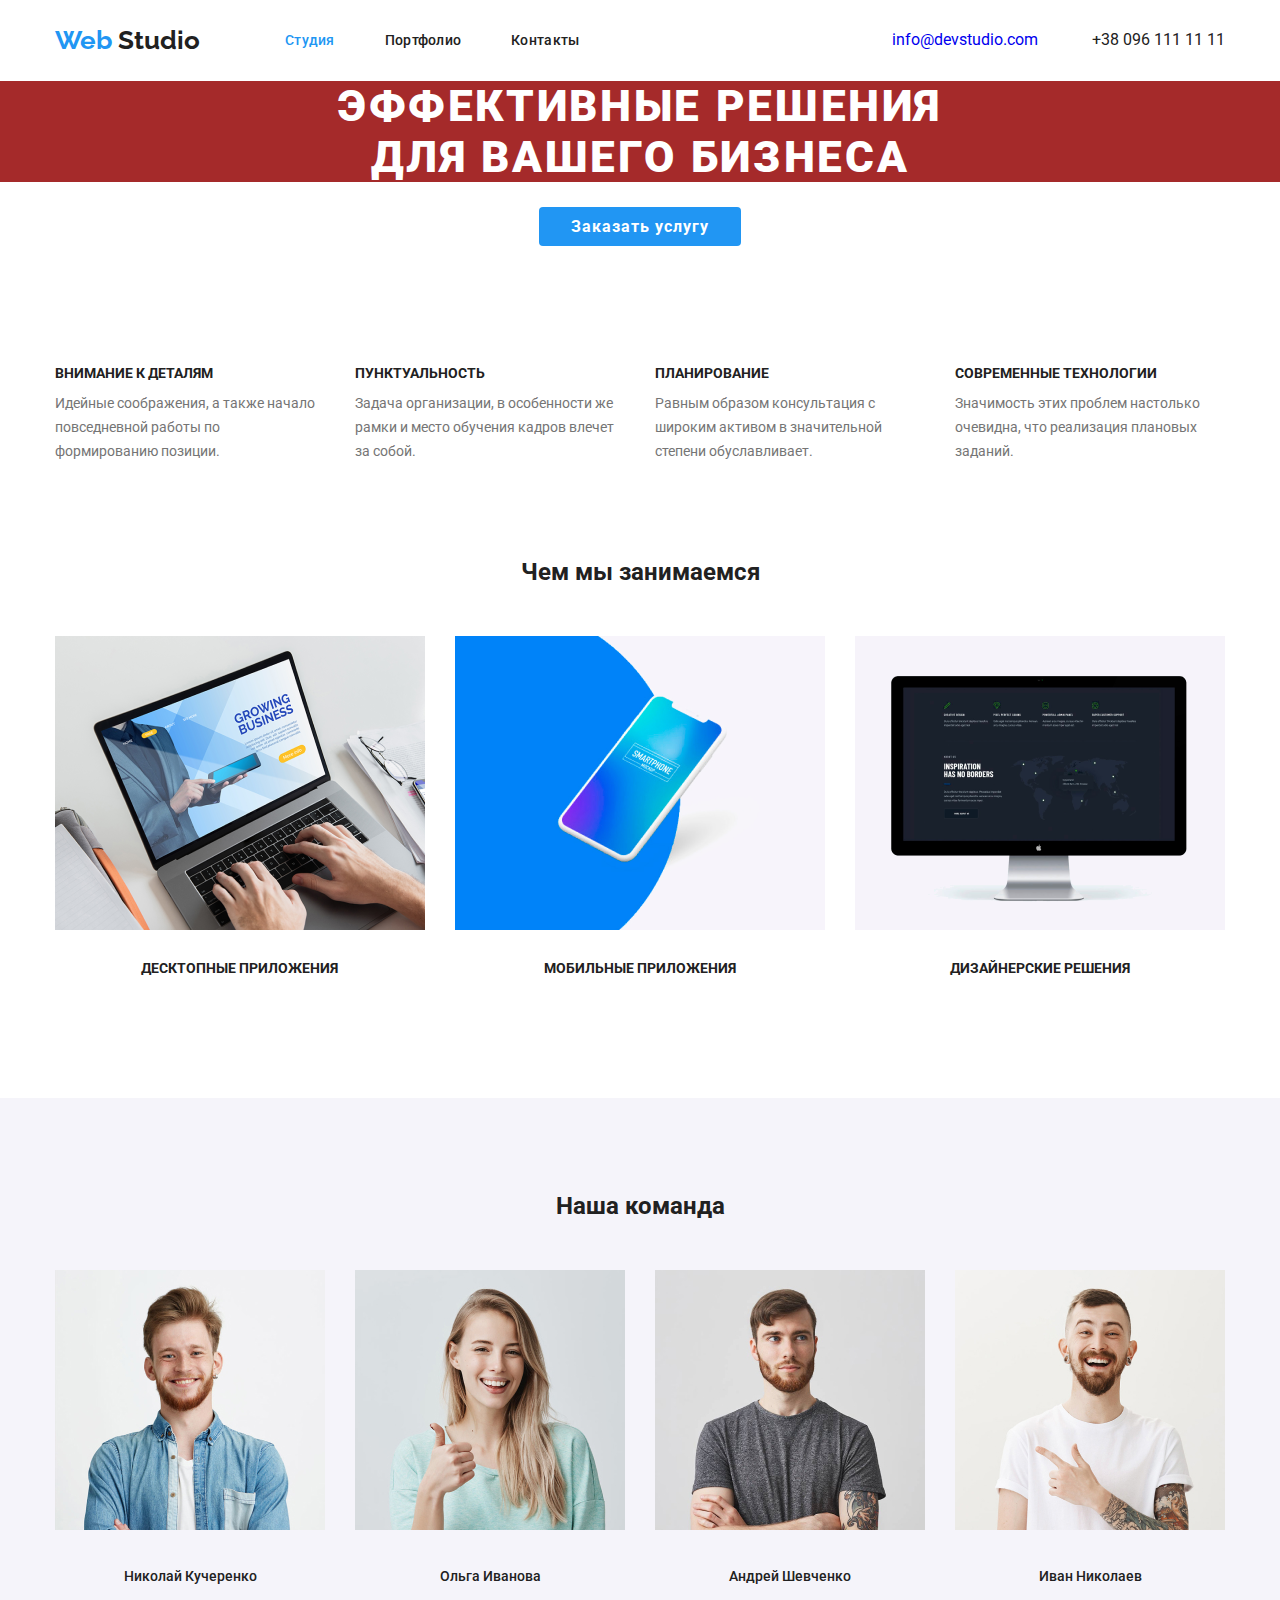
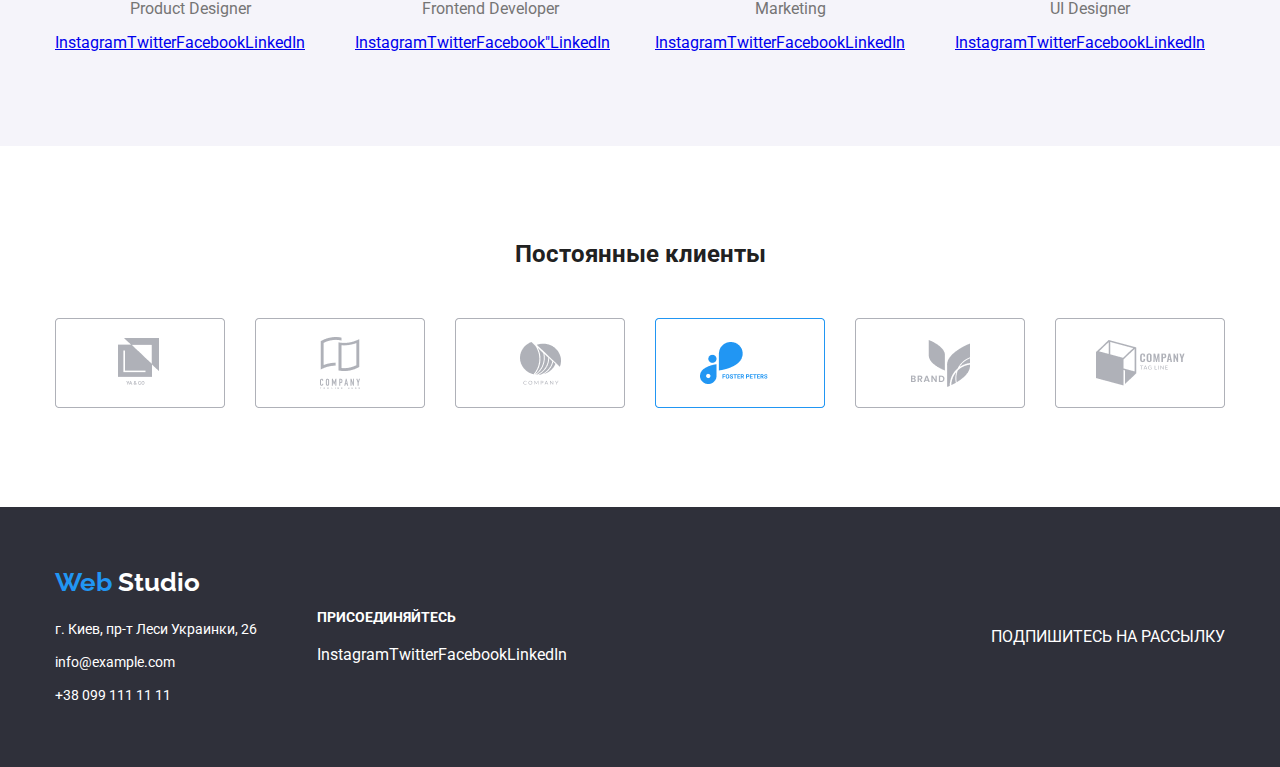
<file: index.html>
<!DOCTYPE html>
<html lang="ru">
  <head>
    <meta charset="UTF-8" />
    <meta name="viewport" content="width=device-width, initial-scale=1.0" />
    <title>Студия</title>
    <link
      href="https://fonts.googleapis.com/css2?family=Raleway:wght@700&family=Roboto:wght@400;500;700;900&display=swap"
      rel="stylesheet"
    />
    <link rel="stylesheet" href="./css/normalize.css" />
    <link rel="stylesheet" href="./css/styles.css" />
  </head>

  <body>
    <header class="page-header">
      <div class="container flexbox page-content">
        <a class="logo link" href="./">
          <span>
            <span class="web"> Web </span>
            <span class="studio">Studio</span>
          </span>
        </a>

        <nav class="navigation">
          <ul class="site-nav list menu-list">
            <li class="menu-item">
              <a href="#" class="link current">Студия</a>
            </li>
            <li class="menu-item">
              <a href="./portfolio.html" class="link">Портфолио</a>
            </li>
            <li class="menu-item"><a href="#" class="link">Контакты</a></li>
          </ul>
        </nav>
        <div class="contact-us">
          <a href="mailto:info@devstudio.com" class="mail-link link"
            >info@devstudio.com</a
          >
          <a href="tel:+380961111111" class="tel-link link"
            >+38 096 111 11 11</a
          >
        </div>
      </div>
    </header>
    <main>
      <section class="hero">
        <h1 class="hero-title">
          Эффективные решения <br />
          для вашего бизнеса
        </h1>
        <a class="button link" href="#">Заказать услугу</a>
      </section>
      <section class="section section-padding advantage">
        <div class="container flexbox">
          <h2 class="section-title visually-hidden">Наши преимущества</h2>
          <ul class="list advantage-list">
            <li class="advantage-item">
              <h3 class="advantage-title">Внимание к деталям</h3>
              <p class="advantage-text">
                Идейные соображения, а также начало повседневной работы по
                формированию позиции.
              </p>
            </li>
            <li class="advantage-item">
              <h3 class="advantage-title">Пунктуальность</h3>
              <p class="advantage-text">
                Задача организации, в особенности же рамки и место обучения
                кадров влечет за собой.
              </p>
            </li>
            <li class="advantage-item">
              <h3 class="advantage-title">Планирование</h3>
              <p class="advantage-text">
                Равным образом консультация с широким активом в значительной
                степени обуславливает.
              </p>
            </li>
            <li class="advantage-item">
              <h3 class="advantage-title">Современные технологии</h3>
              <p class="advantage-text">
                Значимость этих проблем настолько очевидна, что реализация
                плановых заданий.
              </p>
            </li>
          </ul>
        </div>
      </section>
      <section class="section padding-bottom occupations">
        <div class="container">
          <h2 class="section-title">Чем мы занимаемся</h2>
          <ul class="list occupations-list">
            <li class="occupations-item">
              <img src="./images/desktop-app.png" alt="Десктопные приложения" />
              <p class="work-title">Десктопные приложения</p>
            </li>
            <li class="occupations-item">
              <img src="./images/mobile-app.png" alt="Мобильные приложения" />
              <p class="work-title">Мобильные приложения</p>
            </li>
            <li class="occupations-item">
              <img
                src="./images/design-solution.png"
                alt="Дизайнерские решения"
              />
              <p class="work-title">Дизайнерские решения</p>
            </li>
          </ul>
        </div>
      </section>
      <section class="section team-background section-padding members">
        <div class="container">
          <h2 class="section-title">Наша команда</h2>
          <ul class="list members-list">
            <li class="members-item">
              <img src="./images/team-1.jpg" alt="Николай Кучеренко" />
              <h3 class="team">Николай Кучеренко</h3>
              <p class="team-position" lang="en">Product Designer</p>
              <ul class="socials-list list">
                <li>
                  <a href="#" aria-label="ссылка Instagram">Instagram</a>
                </li>
                <li>
                  <a href="#" aria-label="ссылка Twitter">Twitter</a>
                </li>
                <li>
                  <a href="#" aria-label="ссылка Facebook">Facebook</a>
                </li>
                <li>
                  <a href="#" aria-label="ссылка LinkedIn">LinkedIn</a>
                </li>
              </ul>
            </li>
            <li class="members-item">
              <img src="./images/team-2.jpg" alt="Ольга Иванова" />
              <h3 class="team">Ольга Иванова</h3>
              <p class="team-position" lang="en">Frontend Developer</p>
              <ul class="socials-list list">
                <li>
                  <a href="#" aria-label="ссылка Instagram">Instagram</a>
                </li>
                <li>
                  <a href="#" aria-label="ссылка Twitter">Twitter</a>
                </li>
                <li>
                  <a href="#" aria-label="ссылка Facebook">Facebook"</a>
                </li>
                <li>
                  <a href="#" aria-label="ссылка LinkedIn">LinkedIn</a>
                </li>
              </ul>
            </li>
            <li class="members-item">
              <img src="./images/team-3.jpg" alt="Андрей Шевченко" />
              <h3 class="team">Андрей Шевченко</h3>
              <p class="team-position" lang="en">Marketing</p>
              <ul class="socials-list list">
                <li>
                  <a href="#" aria-label="ссылка Instagram">Instagram</a>
                </li>
                <li>
                  <a href="#" aria-label="ссылка Twitter">Twitter</a>
                </li>
                <li>
                  <a href="#" aria-label="ссылка Facebook">Facebook</a>
                </li>
                <li>
                  <a href="#" aria-label="ссылка LinkedIn">LinkedIn</a>
                </li>
              </ul>
            </li>
            <li class="members-item">
              <img src="./images/team-4.jpg" alt="Иван Николаев" />
              <h3 class="team">Иван Николаев</h3>
              <p class="team-position" lang="en">UI Designer</p>
              <ul class="socials-list list">
                <li>
                  <a href="#" aria-label="ссылка Instagram">Instagram</a>
                </li>
                <li>
                  <a href="#" aria-label="ссылка Twitter">Twitter</a>
                </li>
                <li>
                  <a href="#" aria-label="ссылка Facebook">Facebook</a>
                </li>
                <li>
                  <a href="#" aria-label="ссылка LinkedIn">LinkedIn</a>
                </li>
              </ul>
            </li>
          </ul>
        </div>
      </section>
      <section class="section clients section-padding">
        <div class="container">
          <h2 class="section-title">Постоянные клиенты</h2>
          <ul class="list clients-list">
            <li class="clients-item">
              <img src="./images/client-1.png" alt="Client-1" />
            </li>
            <li class="clients-item">
              <img src="./images/client-2.png" alt="Client-2" />
            </li>
            <li class="clients-item">
              <img src="./images/client-3.png" alt="Client-3" />
            </li>
            <li class="clients-item">
              <img src="./images/client-4.png" alt="Client-4" />
            </li>
            <li class="clients-item">
              <img src="./images/client-5.png" alt="Client-5" />
            </li>
            <li class="clients-item">
              <img src="./images/client-6.png" alt="Client-6" />
            </li>
          </ul>
        </div>
      </section>
    </main>
    <footer class="footer">
      <div class="container footer-flex">
        <div class="footer-info">
          <a class="link logo logo-footer" href="./"
            ><span class="web"> Web </span>
            <span class="studio-footer"> Studio </span></a
          >
          <address>
            <ul class="list contacts">
              <li class="contacts-item">
                <a
                  href="https://goo.gl/maps/ffvtFqzXijoDNauG9"
                  target="_blank"
                  rel="noopener noreferrer"
                  class="link"
                  >г. Киев, пр-т Леси Украинки, 26</a
                >
              </li>
              <li class="contacts-item">
                <a href="mailto:info@example.com " class="link"
                  >info@example.com</a
                >
              </li>
              <li class="contacts-item">
                <a href="tel:+380991111111" class="link">+38 099 111 11 11</a>
              </li>
            </ul>
          </address>
        </div>
        <div class="footer-join">
          <p class="call">Присоединяйтесь</p>
          <ul class="join-list list">
            <li>
              <a
                class="link"
                href="https://www.instagram.com/"
                target="_blank"
                rel="noopener noreferrer"
                aria-label="ссылка Инстаграм"
                >Instagram
              </a>
            </li>
            <li>
              <a
                class="link"
                href="https://twitter.com/"
                target="_blank"
                rel="noopener noreferrer"
                aria-label="ссылка Твиттер"
              >
                Twitter</a
              >
            </li>
            <li>
              <a
                class="link"
                href="https://facebook.com/"
                target="_blank"
                rel="noopener noreferrer"
                aria-label="ссылка Фейсбук"
              >
                Facebook</a
              >
            </li>
            <li>
              <a
                class="link"
                href="https://www.linkedin.com/"
                target="_blank"
                rel="noopener noreferrer"
                aria-label="ссылка Линкедин"
                >LinkedIn
              </a>
            </li>
          </ul>
        </div>
        <div class="subscribe">
          <p>Подпишитесь на рассылку</p>
        </div>
      </div>
    </footer>
  </body>
</html>
</file>
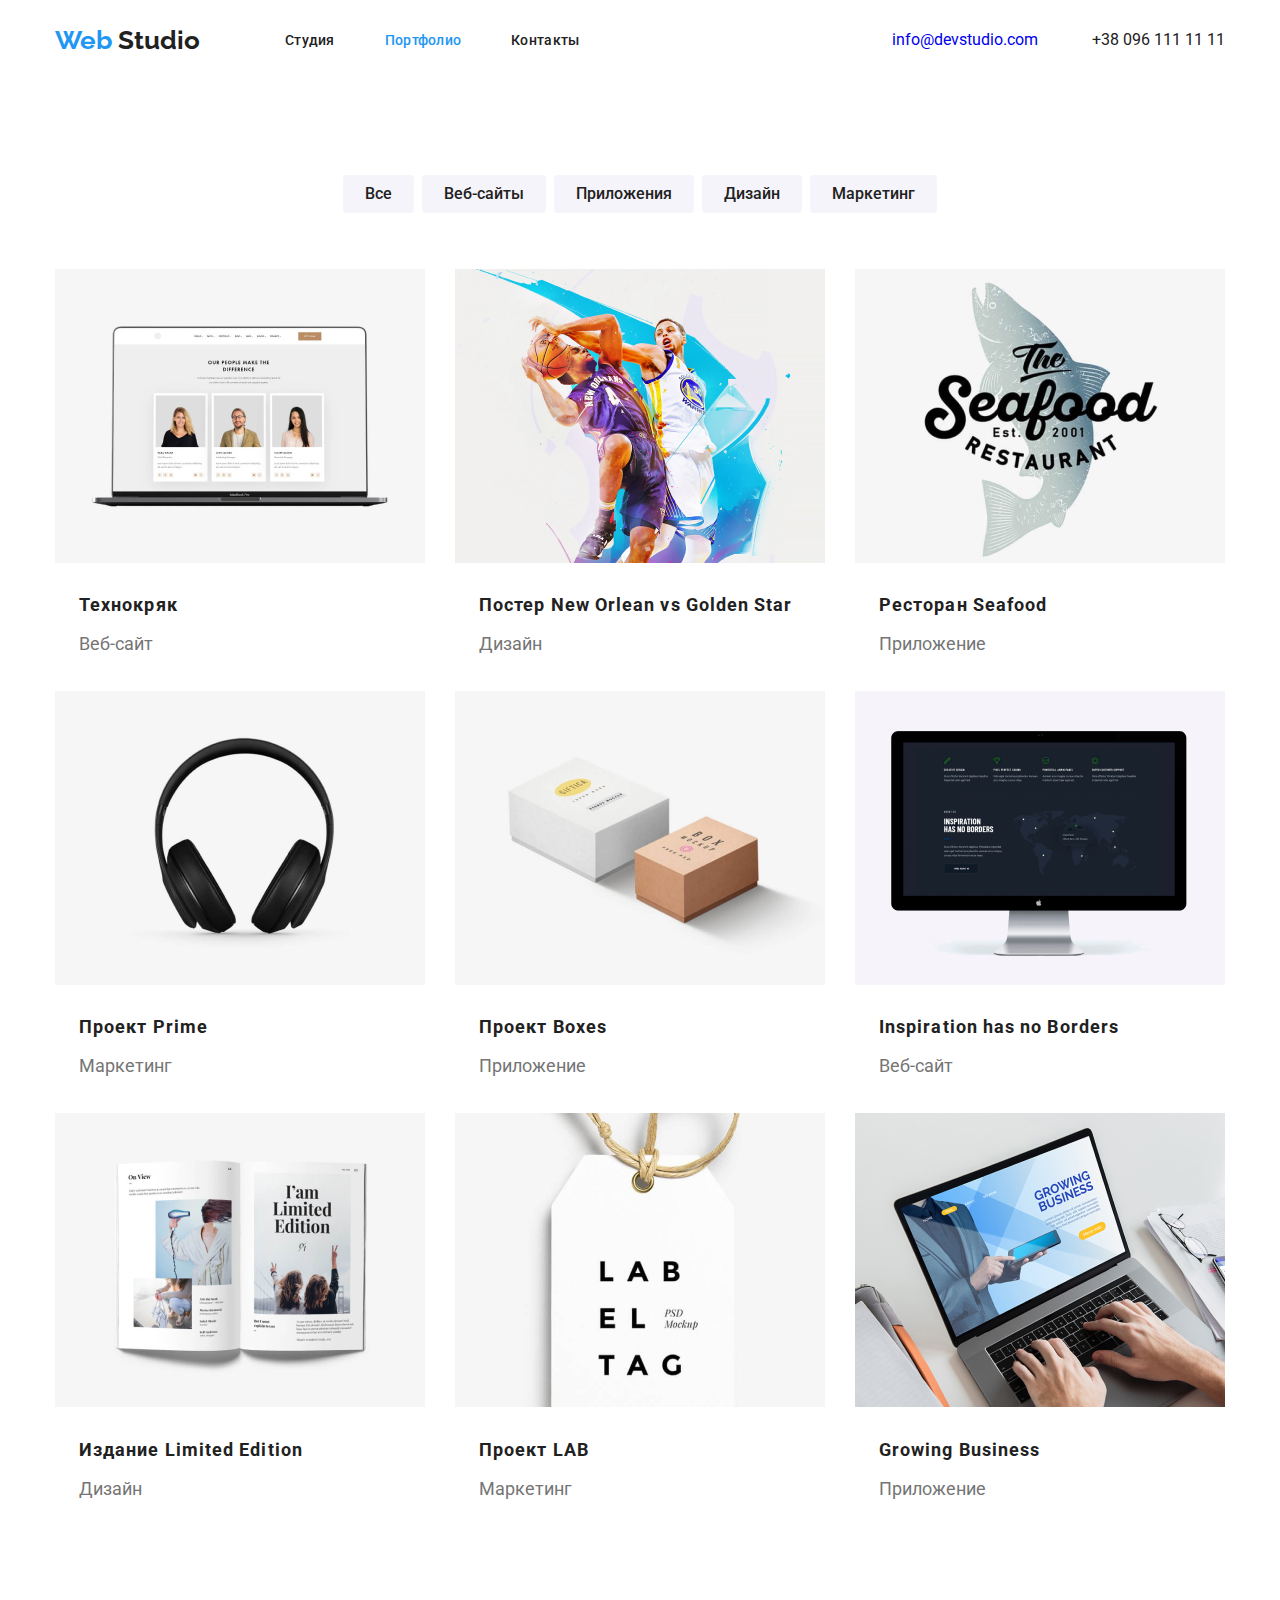
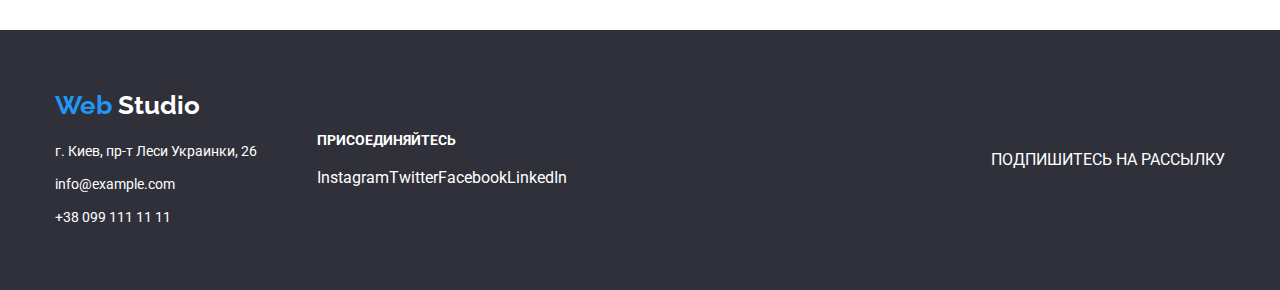
<file: portfolio.html>
<!DOCTYPE html>
<html lang="ru">
  <head>
    <meta charset="UTF-8" />
    <meta name="viewport" content="width=device-width, initial-scale=1.0" />
    <title lang="en">Portfolio</title>
    <link
      href="https://fonts.googleapis.com/css2?family=Raleway:wght@700&family=Roboto:wght@400;500;700;900&display=swap"
      rel="stylesheet"
    />
    <link
      href="https://fonts.googleapis.com/css2?family=Raleway:wght@700&family=Roboto:wght@400;500;700&display=swap"
      rel="stylesheet"
    />
    <link rel="stylesheet" href="./css/normalize.css" />
    <link rel="stylesheet" href="./css/styles.css" />
  </head>
  <body>
    <header class="page-header">
      <div class="container flexbox page-content">
        <a class="logo link" href="./">
          <span>
            <span class="web"> Web </span>
            <span class="studio">Studio</span>
          </span>
        </a>

        <nav class="navigation">
          <ul class="site-nav list menu-list">
            <li class="menu-item">
              <a href="#" class="link">Студия</a>
            </li>
            <li class="menu-item">
              <a href="./portfolio.html" class="link current">Портфолио</a>
            </li>
            <li class="menu-item"><a href="#" class="link">Контакты</a></li>
          </ul>
        </nav>
        <div class="contact-us">
          <a href="mailto:info@devstudio.com" class="mail-link link"
            >info@devstudio.com</a
          >
          <a href="tel:+380961111111" class="tel-link link"
            >+38 096 111 11 11</a
          >
        </div>
      </div>
    </header>
    <main>
      <section class="section section-padding">
        <div class="container">
          <h1 hidden>Portfolio</h1>
          <ul class="list button-list">
            <li class="button-item">
              <button class="button-filter" type="button">Все</button>
            </li>
            <li class="button-item">
              <button class="button-filter" type="button">Веб-сайты</button>
            </li>
            <li class="button-item">
              <button class="button-filter" type="button">Приложения</button>
            </li>
            <li class="button-item">
              <button class="button-filter" type="button">Дизайн</button>
            </li>
            <li class="button-item">
              <button class="button-filter" type="button">Маркетинг</button>
            </li>
          </ul>
          <h2 hidden>Project examples</h2>
          <ul class="list project-list">
            <li class="project-item">
              <a class="link" href="">
                <img src="./images/portfolio-img/img1.jpg " alt="Технокряк" />
                <h3 class="project-title">Технокряк</h3>
                <p class="project-type">Веб-сайт</p>
                <p class="project-text visually-hidden">
                  Технокряк это современная площадка распространения
                  коронавируса. Компании используют эту платформу для цифрового
                  шпионажа и атак на защищённые сервера конкурентов.
                </p>
              </a>
            </li>
            <li class="project-item">
              <a class="link" href="">
                <img
                  src="./images/portfolio-img/img2.jpg "
                  alt="Постер New Orlean vs Golden Star"
                />
                <h3 class="project-title">Постер New Orlean vs Golden Star</h3>
                <p class="project-type">Дизайн</p>
                <p class="project-text visually-hidden">
                  Lorem ipsum, dolor sit amet consectetur adipisicing elit.
                  Repellat quaerat odit ratione pariatur provident eaque quo
                  exercitationem ab eius ut.
                </p>
              </a>
            </li>

            <li class="project-item">
              <a class="link" href="">
                <img
                  src="./images/portfolio-img/img3.jpg"
                  alt="Ресторан Seafood"
                />
                <h3 class="project-title">Ресторан Seafood</h3>
                <p class="project-type">Приложение</p>
                <p class="project-text visually-hidden">
                  Lorem, ipsum dolor sit amet consectetur adipisicing elit. Ut,
                  nostrum ad, consequuntur adipisci aliquid placeat velit
                  accusantium reiciendis sed consequatur itaque illum quia,
                  facilis veritatis!
                </p>
              </a>
            </li>
            <li class="project-item">
              <a class="link" href="">
                <img src="./images/portfolio-img/img4.jpg" alt="Проект Prime" />
                <h3 class="project-title">Проект Prime</h3>
                <p class="project-type">Маркетинг</p>
                <p class="project-text visually-hidden">
                  Lorem ipsum dolor, sit amet consectetur adipisicing elit.
                  Recusandae quibusdam eum quos nisi dolore nulla maiores
                  voluptatibus libero, nemo blanditiis! Eius sequi molestiae
                  consequuntur error!
                </p>
              </a>
            </li>
            <li class="project-item">
              <a class="link" href="">
                <img src="./images/portfolio-img/img5.jpg" alt="Проект Boxes" />
                <h3 class="project-title">Проект Boxes</h3>
                <p class="project-type">Приложение</p>
                <p class="project-text visually-hidden">
                  Lorem ipsum dolor sit amet consectetur adipisicing elit.
                  Perferendis similique molestiae mollitia autem, nemo fuga
                  dicta eaque aspernatur maxime numquam reprehenderit illum, sit
                  obcaecati adipisci.
                </p>
              </a>
            </li>
            <li class="project-item">
              <a class="link" href="">
                <img
                  src="./images/portfolio-img/img6.jpg"
                  alt="Inspiration has no Borders"
                />
                <h3 class="project-title">Inspiration has no Borders</h3>
                <p class="project-type">Веб-сайт</p>
                <p class="project-text visually-hidden">
                  Lorem ipsum dolor sit amet consectetur adipisicing elit.
                  Aperiam, odio eveniet esse minus commodi doloribus dolor
                  laudantium fuga consequuntur voluptatem! Ab labore hic qui
                  nemo?
                </p>
              </a>
            </li>
            <li class="project-item">
              <a class="link" href="">
                <img
                  src="./images/portfolio-img/img7.jpg"
                  alt="Издание Limited Edition"
                />
                <h3 class="project-title">Издание Limited Edition</h3>
                <p class="project-type">Дизайн</p>
                <p class="project-text visually-hidden">
                  Lorem ipsum dolor sit amet consectetur adipisicing elit.
                  Architecto at, perspiciatis quae libero ab nam asperiores
                  nulla distinctio eius obcaecati quia culpa odio fugit
                  voluptates.
                </p>
              </a>
            </li>
            <li class="project-item">
              <a class="link" href="">
                <img src="./images/portfolio-img/img8.jpg" alt="Технокряк" />
                <h3 class="project-title">Проект LAB</h3>
                <p class="project-type">Маркетинг</p>
                <p class="project-text visually-hidden">
                  Lorem ipsum dolor sit amet, consectetur adipisicing elit.
                  Distinctio, dignissimos quaerat facere voluptatibus, dolorem
                  molestiae molestias consectetur hic ex non suscipit animi
                  vitae saepe porro!
                </p>
              </a>
            </li>
            <li class="project-item">
              <a class="link" href="">
                <img
                  src="./images/portfolio-img/img9.jpg "
                  alt="Growing Business"
                />
                <h3 class="project-title">Growing Business</h3>
                <p class="project-type">Приложение</p>
                <p class="project-text visually-hidden">
                  Lorem, ipsum dolor sit amet consectetur adipisicing elit.
                  Debitis aperiam voluptatem error voluptatum vero saepe
                  aspernatur sequi, aliquam doloremque eaque maiores quo tenetur
                  consequatur quod.
                </p>
              </a>
            </li>
          </ul>
        </div>
      </section>
    </main>
    <footer class="footer">
      <div class="container footer-flex">
        <div class="footer-info">
          <a class="link logo logo-footer" href="./"
            ><span class="web"> Web </span>
            <span class="studio-footer"> Studio </span></a
          >
          <address>
            <ul class="list contacts">
              <li class="contacts-item">
                <a
                  href="https://goo.gl/maps/ffvtFqzXijoDNauG9"
                  target="_blank"
                  rel="noopener noreferrer"
                  class="link"
                  >г. Киев, пр-т Леси Украинки, 26</a
                >
              </li>
              <li class="contacts-item">
                <a href="mailto:info@example.com " class="link"
                  >info@example.com</a
                >
              </li>
              <li class="contacts-item">
                <a href="tel:+380991111111" class="link">+38 099 111 11 11</a>
              </li>
            </ul>
          </address>
        </div>
        <div class="footer-join">
          <p class="call">Присоединяйтесь</p>
          <ul class="join-list list">
            <li>
              <a
                class="link"
                href="https://www.instagram.com/"
                target="_blank"
                rel="noopener noreferrer"
                aria-label="ссылка Инстаграм"
                >Instagram
              </a>
            </li>
            <li>
              <a
                class="link"
                href="https://twitter.com/"
                target="_blank"
                rel="noopener noreferrer"
                aria-label="ссылка Твиттер"
              >
                Twitter</a
              >
            </li>
            <li>
              <a
                class="link"
                href="https://facebook.com/"
                target="_blank"
                rel="noopener noreferrer"
                aria-label="ссылка Фейсбук"
              >
                Facebook</a
              >
            </li>
            <li>
              <a
                class="link"
                href="https://www.linkedin.com/"
                target="_blank"
                rel="noopener noreferrer"
                aria-label="ссылка Линкедин"
                >LinkedIn
              </a>
            </li>
          </ul>
        </div>
        <div class="subscribe">
          <p>Подпишитесь на рассылку</p>
        </div>
      </div>
    </footer>
  </body>
</html>
</file>
<file: css/styles.css>
/*
Font-family:
Logo:Raleway 700
Text: Roboto 400, 500, 700
*/

/*
Palette:
title-color:#212121;
text-colour:#757575;
white-color:#FFFFFF;
accent-color:#2196F3;
*/

:root {
  --title-color: #212121;
  --text-color: #757575;
  --white-color: #ffffff;
  --accent-color: #2196f3;
  --team-color: #f5f4fa;
}

html {
  box-sizing: border-box;
}
*,
*::before,
*::after {
  box-sizing: inherit;
}

body {
  margin: 0;
  color: var(--text-color);
  background-color: var(--white-color);

  font-family: roboto, sans-serif;
}

h1,
h2,
h3,
p {
  margin-top: 0;
  margin-bottom: 0;
}

.container {
  width: 1200px;
  padding-left: 15px;
  padding-right: 15px;
  margin-left: auto;
  margin-right: auto;
  /* outline: 2px solid tomato; */
}

/* .section {
  background-color: aqua;
  outline: 2px solid black;
} */

.section-padding {
  padding-top: 94px;
  padding-bottom: 94px;
}

.padding-bottom {
  padding-bottom: 94px;
}

.flexbox {
  display: flex;
  /* justify-content: flex-end; */
  align-items: center;
}

.list {
  list-style: none;
  padding: 0;
  margin: 0;
}

.menu-list {
  display: flex;
}

.menu-item:not(:last-child) {
  margin-right: 50px;
  /* padding: 32px; */
}

.contact-us {
  margin-left: auto;
}

.page-content {
  /* display: flex; */
  padding-top: 25px;
  padding-bottom: 25px;
  align-items: center;
  background-color: #ffffff;
}

.link {
  text-decoration: none;
}

/* Logo */

.logo {
  font-family: Raleway;
  font-weight: 700;
  font-size: 26px;
  line-height: 1.19;

  margin-right: 85px;

  color: var(--accent-color);
}

.web {
  color: var(--accent-color);
}

.studio {
  color: var(--title-color);
}

.studio-footer {
  color: var(--white-color);
}

.logo:hover {
  background-color: blueviolet;
}

.mail-link {
  margin-right: 50px;
}

.tel-link {
  margin-right: 0;
  color: var(--title-color);
}

/* Site-nav */

.site-nav {
  font-weight: 500;
  font-size: 14px;
  line-height: 16px;
  letter-spacing: 0.02em;

  color: var(--title-color);
}

.site-nav .link {
  text-decoration: none;
  color: var(--title-color);
}

.site-nav .link:hover,
.site-nav .link:focus {
  color: var(--accent-color);
}

.site-nav .link.current {
  color: var(--accent-color);
}
/* Section */
.section-title {
  color: var(--title-color);
  margin-bottom: 50px;

  font-weight: 700;
  font-size: 36;
  line-height: 1.17;
  text-align: center;
}

/* Hero */

.hero {
  text-align: center;
}
.hero-title {
  font-weight: 900;
  font-size: 44px;
  line-height: 1, 36;

  text-align: center;
  letter-spacing: 0.06em;
  text-transform: uppercase;

  color: var(--white-color);
  background-color: brown;

  margin-top: 0;
  margin-bottom: 30px;
}

.button {
  font-weight: 700;
  font-size: 16px;
  line-height: 1.88;
  letter-spacing: 0.06em;

  color: var(--white-color);
  background-color: var(--accent-color);
  padding: 10px 32px;
  border: none;
  border-radius: 4px;
  min-width: 200px;
}

/* Work and Advantages */

.visually-hidden {
  position: absolute !important;
  clip: rect(1px 1px 1px 1px);
  /* IE6, IE7 */
  clip: rect(1px, 1px, 1px, 1px);
  padding: 0 !important;
  border: 0 !important;
  height: 1px !important;
  width: 1px !important;
  overflow: hidden;
}

.advantage-title {
  margin-top: 30px;
}

.advantage-title,
.work-title {
  font-weight: 700;
  font-size: 14px;
  line-height: 1.14;
  text-transform: uppercase;
  color: var(--title-color);
}

.work-title {
  padding-top: 27px;
  padding-bottom: 27px;
  text-align: center;
}

.advantage-item,
.members-item {
  width: calc((100% - 30px * 3) / 4);
}

.advantage-item:not(:nth-child(4n)),
.members-item:not(:nth-child(4n)) {
  margin-right: 30px;
}

.advantage-text {
  margin-top: 10px;
}

.advantage-text,
.contacts {
  font-style: normal;
  font-weight: 400;
  font-size: 14px;
  line-height: 1.71;
}

/* Flexbox */

.advantage-list,
.occupations-list,
.members-list,
.socials-list,
.clients-list,
.project-list {
  display: flex;
  flex-wrap: wrap;
}

.occupations-item {
  width: calc((100% - 30px * 2) / 3);
}

.occupations-item:not(:nth-child(3n)) {
  margin-right: 30px;
}

/* Team */

.team-background {
  background-color: var(--team-color);
}

.team {
  color: var(--title-color);
  font-weight: 500;
  font-size: 14px;
  line-height: 1.71;
  margin-top: 30px;
  text-align: center;
}

.team-position {
  font-size: 16px;
  line-height: 1.19;
  margin-top: 10px;
  margin-bottom: 16px;
  text-align: center;
}
/* Clients */

.clients-item {
  width: calc((100% - 30px * 5) / 6);
}

.clients-item:not(:nth-child(6n)) {
  margin-right: 30px;
}

/* Footer */
.footer {
  background: #2f303a;
  color: var(--white-color);
  padding-top: 60px;
  padding-bottom: 60px;
}

.footer-flex {
  display: flex;
  align-items: center;
}

.footer-info {
  margin-right: 30px;
}

.footer .link {
  color: var(--white-color);
}

.logo-footer {
  display: inline-block;
  margin-bottom: 20px;
}

.call {
  font-weight: 700;
  font-size: 14px;
  line-height: 1.14;
  text-transform: uppercase;
  margin-bottom: 20px;
}

.contacts {
  margin-right: 30px;
}

.contacts-item:not(:last-child) {
  margin-bottom: 9px;
}

.subscribe {
  margin-left: auto;
  text-transform: uppercase;
}

.join-list {
  display: flex;
}

/* Styles for Portfolio */

.button-list {
  display: flex;
  margin-bottom: 56px;
  justify-content: center;
}

.button-item:not(:last-child) {
  margin-right: 8px;
}

.button-filter {
  font-weight: 500;
  font-size: 16px;
  line-height: 1.62;

  color: var(--title-color);
  padding: 6px 22px;
  border-radius: 4px;
  border: none;
  background-color: var(--team-color);
  color: var(--title-color);
}

.button-filter:hover,
.button-filter:focus {
  color: var(--white-color);
  background-color: var(--accent-color);
}

.project-item {
  width: calc((100% - 30px * 2) / 3);
  margin-bottom: 30px;
}

.project-item:not(:nth-child(3n)) {
  margin-right: 30px;
}

.project-title {
  font-weight: 700;
  font-size: 18px;
  line-height: 2;
  letter-spacing: 0.06em;
  color: var(--title-color);

  padding-top: 20px;
  padding-left: 24px;
}

.project-type {
  font-weight: 400;
  font-size: 18px;
  line-height: 1.88;

  color: var(--text-color);
  padding-top: 4px;
  padding-left: 24px;
}

.project-text {
  font-weight: 400;
  font-size: 18px;
  line-height: 1.56;
  color: var(--white-color);
  background-color: var(--accent-color);
}
</file>
